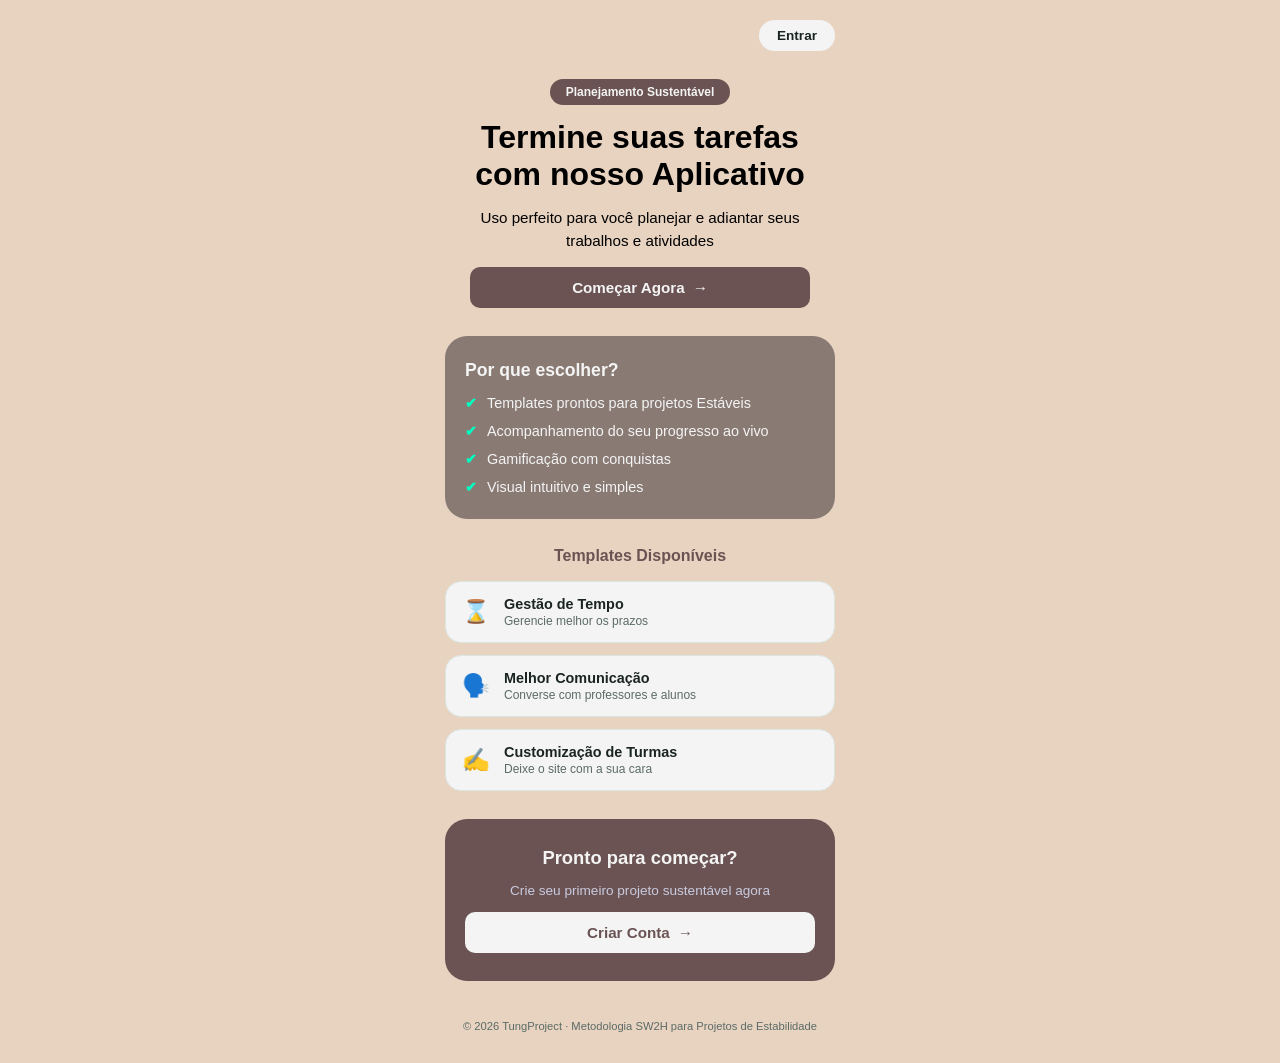
<file: index.html>
<!DOCTYPE html>
<html lang="pt-BR">
<head>
  <meta charset="UTF-8">
  <meta name="viewport" content="width=device-width, initial-scale=1.0">
  <title>EcoProject - Planejamento Sustentável</title>
  <link rel="stylesheet" href="style.css">
</head>
<body>

  <div class="app">

    <!-- ===== HEADER ===== -->
    <header class="header">
      <button id="btn-entrar" class="btn btn-ghost">Entrar</button>
    </header>

    <!-- ===== HERO ===== -->
    <section class="hero">
      <span class="badge">Planejamento Sustentável</span>

      <h1 class="hero-title">
        Termine suas tarefas com nosso Aplicativo
      </h1>

      <p class="hero-subtitle">
        Uso perfeito para você planejar e adiantar seus trabalhos e atividades
      </p>

      <button id="btn-comecar" class="btn btn-primary">
        Começar Agora <span class="arrow">→</span>
      </button>
    </section>

    <!-- ===== POR QUE ESCOLHER ===== -->
    <section class="section">
      <div class="highlight-box">
        <h2 class="highlight-title">Por que escolher?</h2>

        <ul class="check-list">
          <li><span class="check-icon">✔</span> Templates prontos para projetos Estáveis</li>
          <li><span class="check-icon">✔</span> Acompanhamento do seu progresso ao vivo</li>
          <li><span class="check-icon">✔</span> Gamificação com conquistas</li>
          <li><span class="check-icon">✔</span> Visual intuitivo e simples</li>
        </ul>
      </div>
    </section>

    <!-- ===== TEMPLATES DISPONÍVEIS ===== -->
    <section class="section">
      <h2 class="section-title section-title-accent">Templates Disponíveis</h2>

      <div class="template-list" id="templates-list">

        <button class="template-item" data-template="residuos">
          <span class="template-icon">⌛</span>
          <span class="template-text">
            <span class="template-title">Gestão de Tempo</span>
            <span class="template-desc">Gerencie melhor os prazos</span>
          </span>
        </button>

        <button class="template-item" data-template="recursos">
          <span class="template-icon">🗣️</span>
          <span class="template-text">
            <span class="template-title">Melhor Comunicação</span>
            <span class="template-desc">Converse com professores e alunos</span>
          </span>
        </button>

        <button class="template-item" data-template="horta">
          <span class="template-icon">✍️</span>
          <span class="template-text">
            <span class="template-title">Customização de Turmas</span>
            <span class="template-desc">Deixe o site com a sua cara</span>
          </span>
        </button>

      </div>
    </section>

    <!-- ===== CTA FINAL ===== -->
    <section class="section">
      <div class="cta-box">
        <h2 class="cta-title">Pronto para começar?</h2>
        <p class="cta-subtitle">
          Crie seu primeiro projeto sustentável agora
        </p>

        <button id="btn-criar-conta" class="btn btn-light">
          Criar Conta <span class="arrow">→</span>
        </button>
      </div>
    </section>

    <!-- ===== FOOTER ===== -->
    <footer class="footer">
      <p>© 2026 TungProject · Metodologia SW2H para Projetos de Estabilidade</p>
    </footer>

  </div>

  <script src="script.js"></script>

</body>
</html>
</file>
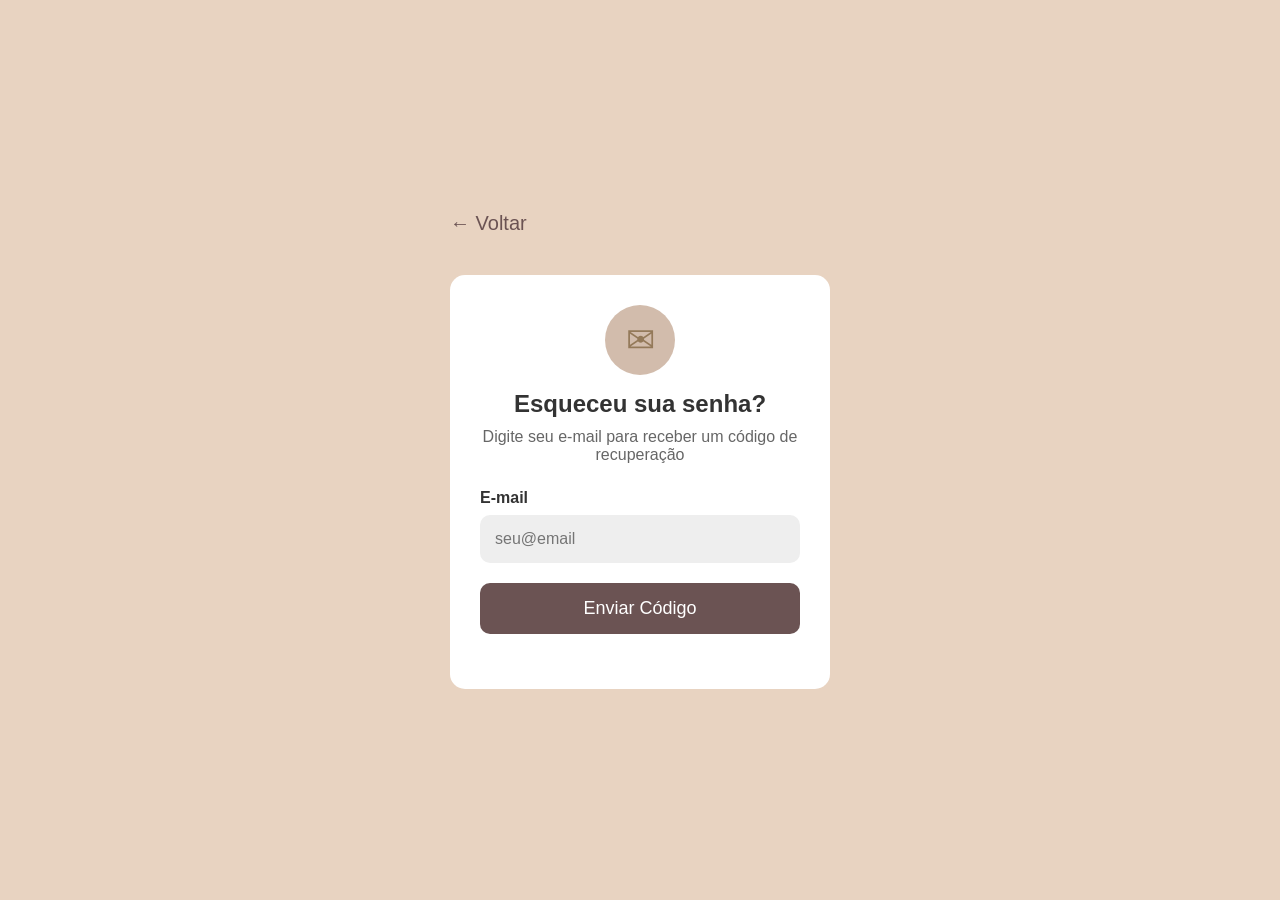
<file: esqueceu-senha.html>
<!DOCTYPE html>
<html lang="pt-BR">
<head>
    <meta charset="UTF-8">
    <meta name="viewport" content="width=device-width, initial-scale=1.0">
    <title>Recuperar Senha</title>
    <link rel="stylesheet" href="esqueceu-senha.css">
</head>
<body>

<div class="container">

    <a href="login.html" class="voltar">← Voltar</a>

    <div class="card">

        <div class="icone">✉</div>

        <h2>Esqueceu sua senha?</h2>

        <p>
            Digite seu e-mail para receber um código de recuperação
        </p>

        <label>E-mail</label>

        <input
            type="email"
            id="email"
            placeholder="seu@email"
        >

        <button id="btnEnviar" class="entrar">
            Enviar Código
        </button>

        <p id="mensagem"></p>

    </div>

</div>

<script src="esqueceu-senha.js"></script>

</body>
</html>
</file>
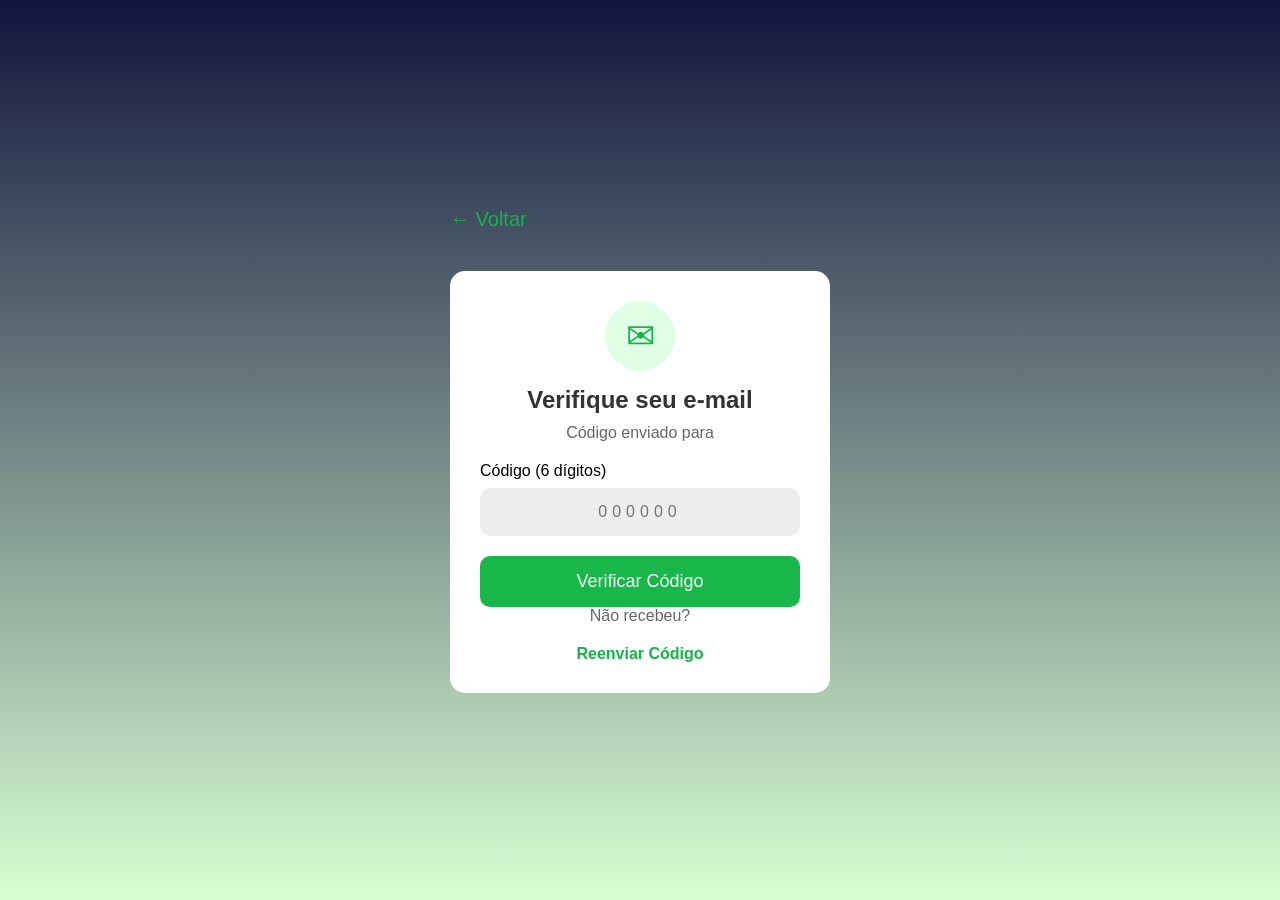
<file: verificar-codigo.html>
<!DOCTYPE html>
<html lang="pt-BR">
<head>
    <meta charset="UTF-8">
    <meta name="viewport" content="width=device-width, initial-scale=1.0">
    <title>Verificar Código</title>
    <link rel="stylesheet" href="verificar-codigo.css">
</head>
<body>

<div class="container">

    <a href="esqueceu-senha.html" class="voltar">← Voltar</a>

    <div class="card">

        <div class="icone">✉</div>

        <h2>Verifique seu e-mail</h2>

        <p>
            Código enviado para
            <br>
            <strong id="emailUsuario"></strong>
        </p>

        <label>Código (6 dígitos)</label>

        <input
            type="text"
            id="codigo"
            maxlength="6"
            placeholder="000000"
        >

        <button class="entrar">
            Verificar Código
        </button>

        <p>Não recebeu?</p>

        <a href="#">Reenviar Código</a>

    </div>

</div>

<script>
const email = localStorage.getItem("emailRecuperacao");
document.getElementById("emailUsuario").textContent = email || "";
</script>

</body>
</html>
</file>
<file: style.css>
/* =========================================================
   EcoProject — base de estilos
   Paleta pode ser trocada depois: basta editar as variáveis
   abaixo em :root.
   ========================================================= */
 
:root {
  /* Cores principais (paleta provisória — troquem à vontade) */
  --color-bg: #e8d3c1;
  --color-bg-soft: #e8d3c1;
  --color-primary: #6b5353;
  --color-primary-dark: #0e0a1170;

  --color-primary-light: #e4f3ef;
  --color-accent: #2f6fed;
  --color-dark-box: #6b5353;
  --color-primary-light: #000000;
  --color-accent: #000000;
  --color-dark-box: #6b5353;

  --color-text: #1a2420;
  --color-text-muted: #5b6b66;
  --color-white: #f4f4f4;
  --color-border: #dbe6e2;
 
  /* Tipografia */
  --font-heading: "Segoe UI", "Helvetica Neue", Arial, sans-serif;
  --font-body: "Segoe UI", "Helvetica Neue", Arial, sans-serif;
 
  /* Espaçamentos */
  --radius-sm: 10px;
  --radius-md: 16px;
  --radius-lg: 22px;
  --gap: 16px;
}
 
* {
  box-sizing: border-box;
}
 
body {
  margin: 0;
  font-family: var(--font-body);
  color: var(--color-text);
  background: linear-gradient(
    180deg,
    var(--color-bg) 0%,
    var(--color-bg) 25%,
    var(--color-bg-soft) 55%
  );

  display: flex;
  justify-content: center;
  min-height: 100vh;
}
 
.app {
  width: 100%;
  max-width: 430px;
  margin: 0 auto;
  padding: 20px;
  display: flex;
  flex-direction: column;
  gap: 28px;
}
 
/* ===== HEADER ===== */
.header {
  width: 100%;
  display: flex;
  justify-content: flex-end;
}
 
/* ===== BOTÕES ===== */
.btn {
  cursor: pointer;
  border: none;
  border-radius: var(--radius-sm);
  font-family: inherit;
  font-weight: 600;
  font-size: 0.95rem;
  padding: 12px 20px;
  display: inline-flex;
  align-items: center;
  justify-content: center;
  gap: 8px;
  transition: transform 0.15s ease, opacity 0.15s ease;
}
 
.btn:hover {
  opacity: 0.9;
}
 
.btn:active {
  transform: scale(0.98);
}
 
.btn:focus-visible {
  outline: 3px solid var(--color-accent);
  outline-offset: 2px;
}
 
.btn-ghost {
  background: var(--color-white);
  color: var(--color-text);
  padding: 8px 18px;
  border-radius: 999px;
  font-size: 0.85rem;
}
 
.btn-primary {
  background: var(--color-primary);
  color: var(--color-white);

  width: 100%;
  max-width: 340px;
}
 
.btn-light {
  background: var(--color-white);
  color: var(--color-dark-box);
  width: 100%;
}
 
.arrow {
  font-weight: 700;
}
 
/* ===== HERO ===== */
.hero {
  width: 100%;
  text-align: center;
  display: flex;
  flex-direction: column;
  align-items: center;
  gap: 14px;

}
 
.badge {
  background: var(--color-primary);
  color: var(--color-white);
  font-size: 0.75rem;
  font-weight: 600;
  padding: 6px 16px;
  border-radius: 999px;
}
 
.hero-title {
  margin: 0;
  font-family: var(--font-heading);
  font-size: 2rem;
  font-weight: 700;
  color: var(--color-primary-light);
}
 
.hero-subtitle {
  margin: 0;
  font-size: 0.95rem;
  color: #000;
  line-height: 1.5;
  width: 100%;
  max-width: 330px;
}
 
/* ===== SEÇÕES ===== */
.section {
  display: flex;
  flex-direction: column;
  gap: 16px;
}
 
.section-title {
  text-align: center;
  font-size: 1rem;
  font-weight: 700;
  margin: 0;
  color: var(--color-text);
}
 
.section-title-accent {
  color: var(--color-primary);
}
 
/* ===== CARDS DE RECURSOS ===== */
.cards-grid {
  display: grid;
  grid-template-columns: 1fr 1fr;
  gap: var(--gap);
}
 
.card {
  background: var(--color-white);
  border: 1px solid var(--color-border);
  border-radius: var(--radius-md);
  padding: 20px 14px;
  display: flex;
  flex-direction: column;
  align-items: center;
  text-align: center;
  gap: 6px;
  cursor: pointer;
  font-family: inherit;
}
 
.card:hover {
  border-color: var(--color-primary);
}
 
.card-icon {
  font-size: 1.6rem;
  margin-bottom: 4px;
}
 
.card-title {
  font-weight: 700;
  font-size: 0.9rem;
  color: var(--color-text);
}
 
.card-desc {
  font-size: 0.75rem;
  color: var(--color-text-muted);
}
 
/* ===== POR QUE ESCOLHER ===== */
.highlight-box {
  width: 100%;
  background: var(--color-primary-dark);
  color: var(--color-white);
  border-radius: var(--radius-lg);
  padding: 24px 20px;
}
 
.highlight-title {
  margin: 0 0 14px;
  font-size: 1.1rem;
  font-weight: 700;
}
 
.check-list {
  list-style: none;
  margin: 0;
  padding: 0;
  display: flex;
  flex-direction: column;
  gap: 12px;
  font-size: 0.9rem;
}
 
.check-list li {
  display: flex;
  align-items: center;
  gap: 10px;
}
 
.check-icon {

  color: #26ffc9;

  color: #01ffc4;

  font-weight: 700;
}
 
/* ===== TEMPLATES ===== */
.template-list {
  display: flex;
  flex-direction: column;
  gap: 12px;
}
 
.template-item {
  width: 100%;
  background: var(--color-white);
  border: 1px solid var(--color-border);
  border-radius: var(--radius-md);
  padding: 14px 16px;
  display: flex;
  align-items: center;
  gap: 14px;
  cursor: pointer;
  font-family: inherit;
  text-align: left;
}
 
.template-item:hover {
  border-color: var(--color-primary);
}
 
.template-icon {
  font-size: 1.4rem;
}
 
.template-text {
  display: flex;
  flex-direction: column;
  gap: 2px;
}
 
.template-title {
  font-weight: 700;
  font-size: 0.9rem;
  color: var(--color-text);
}
 
.template-desc {
  font-size: 0.75rem;
  color: var(--color-text-muted);
}
 
/* ===== CTA FINAL ===== */
.cta-box {
  width: 100%;
  background: var(--color-dark-box);
  color: var(--color-white);
  border-radius: var(--radius-lg);
  padding: 28px 20px;
  text-align: center;
  display: flex;
  flex-direction: column;
  gap: 14px;
  align-items: center;
}
 
.cta-title {
  margin: 0;
  font-size: 1.15rem;
  font-weight: 700;
}
 
.cta-subtitle {
  margin: 0;
  font-size: 0.85rem;
  color: #c9cbe0;
}
 
/* ===== FOOTER ===== */
.footer {
  width: 100%;
  text-align: center;
  font-size: 0.7rem;
  color: var(--color-text-muted);
}
 
/* ===== RESPONSIVO ===== */
@media (max-width: 360px) {
  .cards-grid {
    grid-template-columns: 1fr;
  }
}
 
/* Respeita usuários que preferem menos animação */
@media (prefers-reduced-motion: reduce) {
  * {
    transition: none !important;
  }
}
img {
  max-width: 100%;
  display: block;
}

button {
  max-width: 100%;
}

.section {
  width: 100%;
}

@media (max-width: 480px) {

  .app {
    padding: 16px;
  }

  .hero-title {
    font-size: 1.8rem;
  }

  .hero-subtitle {
    max-width: 100%;
  }

  .btn-primary,
  .btn-light {
    width: 100%;
  }

  .highlight-box,
  .cta-box {
    padding: 20px;
  }
}
</file>
<file: esqueceu-senha.css>
*{
    margin:0;
    padding:0;
    box-sizing:border-box;
    font-family:Arial, Helvetica, sans-serif;
}

body{
    background-color: #e8d3c1;
    height:100vh;
    display:flex;
    justify-content:center;
    align-items:center;
}

.container{
    width:380px;
}

.voltar{
    color:#6b5353;
    text-decoration:none;
    font-size:20px;
}

.card{
    margin-top:40px;
    background:#fff;
    border-radius:15px;
    padding:30px;
    text-align:center;
}

.icone{
    width:70px;
    height:70px;
    border-radius:50%;
    background:#d2bcac;;
    color:#947959;
    display:flex;
    justify-content:center;
    align-items:center;
    font-size:35px;
    margin:0 auto 15px;
}

.card h2{
    margin-bottom:10px;
    color:#333;
}

.card p{
    color:#666;
    margin-bottom:25px;
}

label{
    display:block;
    text-align:left;
    margin-bottom:8px;
    font-size: 16px;
    font-weight: bold;
    color: #333;
}

input{
    width:100%;
    padding:15px;
    border:none;
    background:#eee;
    border-radius:10px;
    margin-bottom:20px;
    font-size:16px;
}

.entrar{
    width:100%;
    padding:15px;
    border:none;
    border-radius:10px;
    background:#6b5353;
    color:white;
    font-size:18px;
    cursor:pointer;
    transition:.3s;
}

.entrar:hover{
    background:#11943b;
}

#mensagem{
    margin-top:20px;
    font-weight:bold;
}
</file>
<file: verificar-codigo.css>
*{
    margin:0;
    padding:0;
    box-sizing:border-box;
    font-family:Arial, Helvetica, sans-serif;
}

body{
    background:linear-gradient(180deg,#11153d,#d8ffd2);
    height:100vh;
    display:flex;
    justify-content:center;
    align-items:center;
}

.container{
    width:380px;
}

.voltar{
    color:#17b24a;
    text-decoration:none;
    font-size:20px;
}

.card{
    margin-top:40px;
    background:#fff;
    border-radius:15px;
    padding:30px;
    text-align:center;
}

.icone{
    width:70px;
    height:70px;
    border-radius:50%;
    background:#dfffe7;
    color:#16b34b;
    display:flex;
    justify-content:center;
    align-items:center;
    font-size:35px;
    margin:0 auto 15px;
}

.card h2{
    margin-bottom:10px;
    color:#333;
}

.card p{
    color:#666;
    margin-bottom:20px;
}

label{
    display:block;
    text-align:left;
    margin-bottom:8px;
}

input{
    width:100%;
    padding:15px;
    border:none;
    background:#eee;
    border-radius:10px;
    margin-bottom:20px;
    font-size:16px;
    text-align:center;
    letter-spacing:5px;
}

.entrar{
    width:100%;
    padding:15px;
    border:none;
    border-radius:10px;
    background:#19b64a;
    color:#fff;
    font-size:18px;
    cursor:pointer;
}

.entrar:hover{
    background:#574343
}

.card a{
    color:#17b24a;
    text-decoration:none;
    font-weight:bold;
}
</file>
